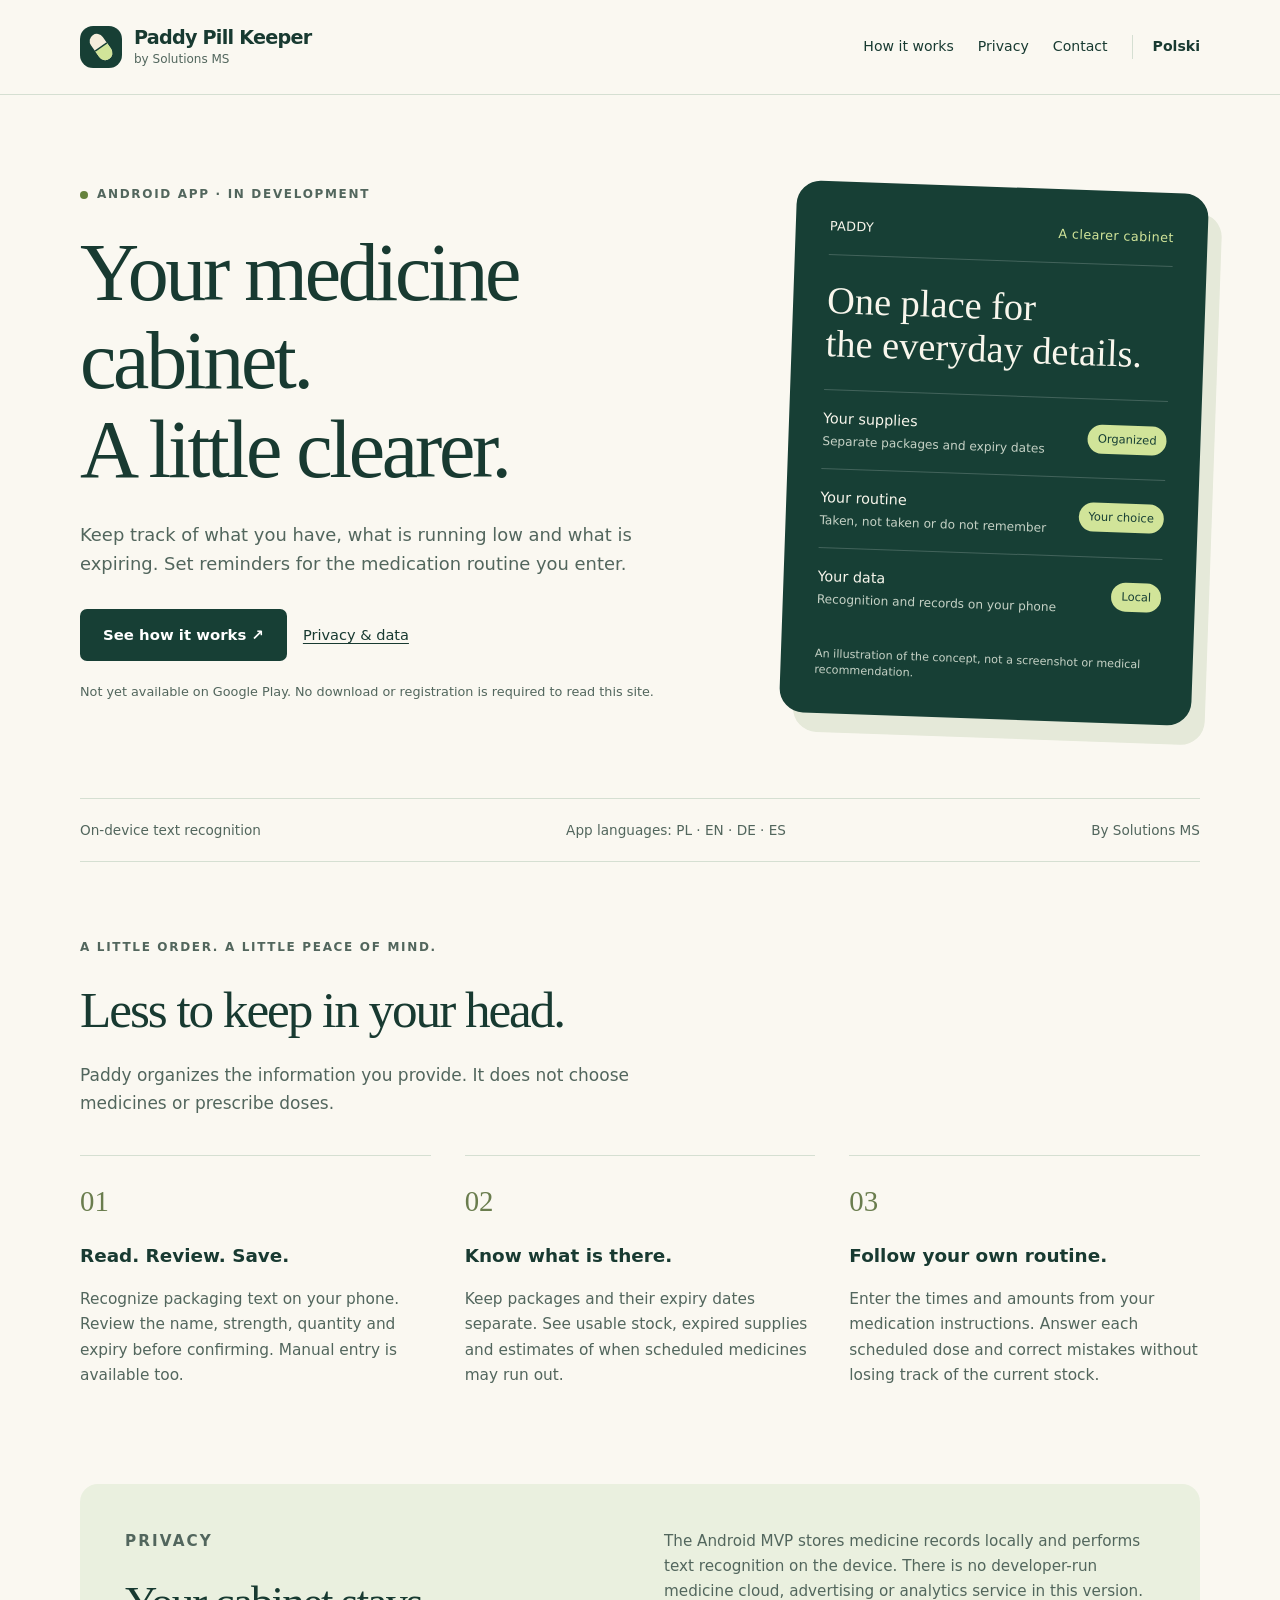
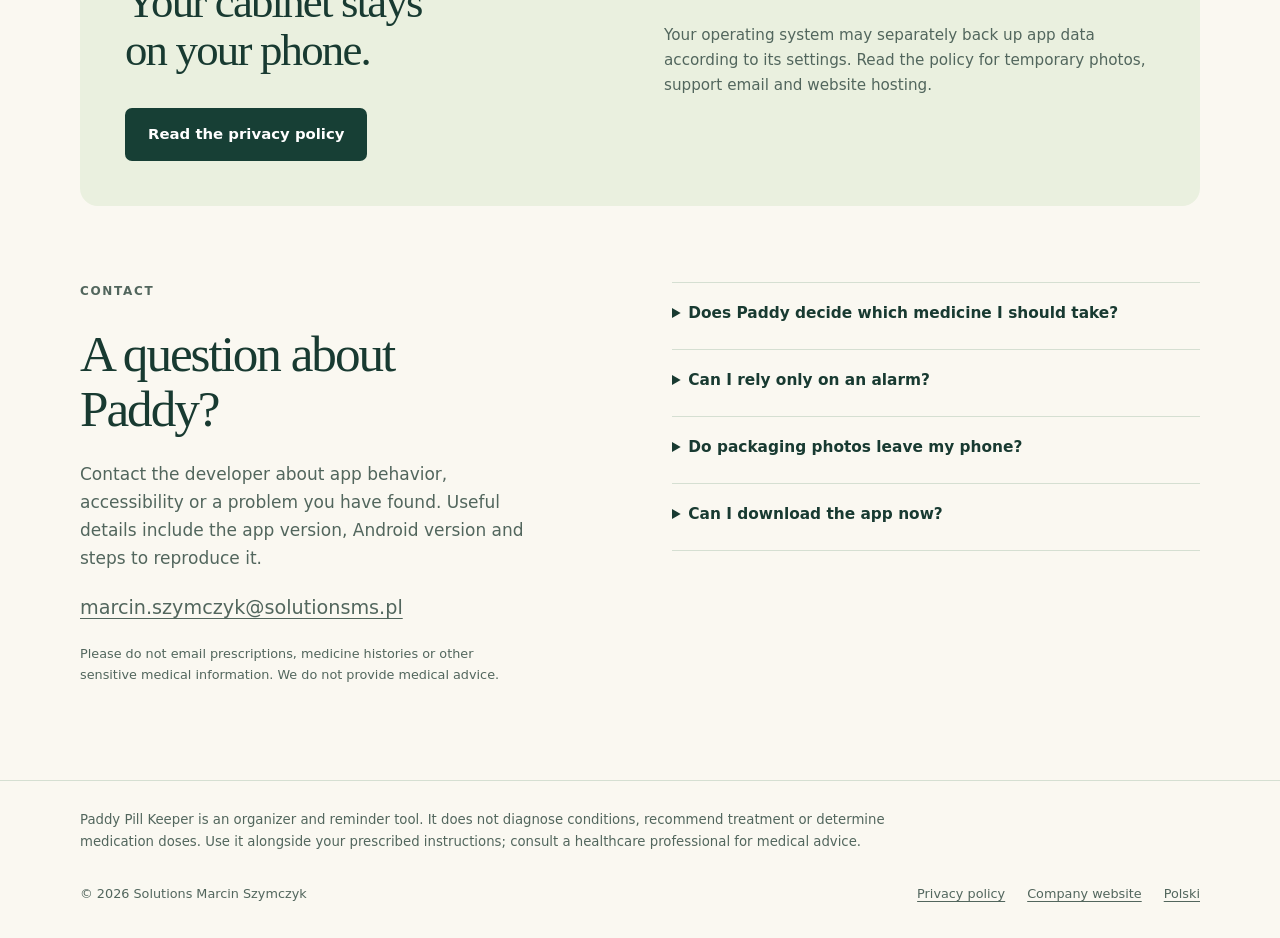
<file: index.html>
<!doctype html>
<html lang="en"><head><meta charset="utf-8"><meta name="viewport" content="width=device-width,initial-scale=1"><meta name="description" content="Keep track of what you have, what is running low and what is expiring. Set reminders for the medication routine you enter."><meta name="theme-color" content="#173f35"><title>Paddy Pill Keeper</title><link rel="canonical" href="https://szymczykmarcin.github.io/paddy-pill-keeper-site/"><link rel="icon" href="assets/icon.svg" type="image/svg+xml"><link rel="stylesheet" href="assets/style.css"><meta property="og:title" content="Paddy Pill Keeper"><meta property="og:description" content="Keep track of what you have, what is running low and what is expiring. Set reminders for the medication routine you enter."><meta property="og:type" content="website"><meta property="og:url" content="https://szymczykmarcin.github.io/paddy-pill-keeper-site/"></head><body><a class="skip" href="#main">Skip to content</a><header class="header"><div class="wrap"><a class="brand" href="./"><img src="assets/icon.svg" width="42" height="42" alt=""><span>Paddy Pill Keeper<small>by Solutions MS</small></span></a><nav class="nav" aria-label="Main navigation"><a href="./#how">How it works</a><a href="privacy/">Privacy</a><a href="./#support">Contact</a><a class="language" href="pl/" lang="pl">Polski</a></nav></div></header><main id="main"><div class="wrap"><section class="hero" aria-labelledby="hero-title"><div><p class="eyebrow"><span class="dot"></span>Android app · In development</p><h1 id="hero-title">Your medicine cabinet.<br>A little clearer.</h1><p class="intro">Keep track of what you have, what is running low and what is expiring. Set reminders for the medication routine you enter.</p><div class="actions"><a class="button" href="#how">See how it works <span aria-hidden="true">&nbsp;↗</span></a><a class="plain-link" href="privacy/">Privacy & data</a></div><p class="fine">Not yet available on Google Play. No download or registration is required to read this site.</p></div><aside class="preview" aria-label="A clearer cabinet"><div class="preview-title"><span>PADDY</span><span>A clearer cabinet</span></div><p class="big">One place for<br>the everyday details.</p><div class="preview-row"><span>Your supplies<small>Separate packages and expiry dates</small></span><span class="badge">Organized</span></div><div class="preview-row"><span>Your routine<small>Taken, not taken or do not remember</small></span><span class="badge">Your choice</span></div><div class="preview-row"><span>Your data<small>Recognition and records on your phone</small></span><span class="badge">Local</span></div><p class="caption">An illustration of the concept, not a screenshot or medical recommendation.</p></aside></section><div class="strip"><span>On-device text recognition</span><span>App languages: PL · EN · DE · ES</span><span>By Solutions MS</span></div><section class="section" id="how" aria-labelledby="features-title"><p class="eyebrow">A little order. A little peace of mind.</p><h2 id="features-title">Less to keep in your head.</h2><p class="section-intro">Paddy organizes the information you provide. It does not choose medicines or prescribe doses.</p><div class="features"><article class="feature"><div class="number">01</div><h3>Read. Review. Save.</h3><p>Recognize packaging text on your phone. Review the name, strength, quantity and expiry before confirming. Manual entry is available too.</p></article><article class="feature"><div class="number">02</div><h3>Know what is there.</h3><p>Keep packages and their expiry dates separate. See usable stock, expired supplies and estimates of when scheduled medicines may run out.</p></article><article class="feature"><div class="number">03</div><h3>Follow your own routine.</h3><p>Enter the times and amounts from your medication instructions. Answer each scheduled dose and correct mistakes without losing track of the current stock.</p></article></div></section><section class="privacy-panel" aria-labelledby="privacy-title"><div><p class="eyebrow">Privacy</p><h2 id="privacy-title">Your cabinet stays<br>on your phone.</h2><a class="button" href="privacy/">Read the privacy policy</a></div><div><p>The Android MVP stores medicine records locally and performs text recognition on the device. There is no developer-run medicine cloud, advertising or analytics service in this version.</p><p>Your operating system may separately back up app data according to its settings. Read the policy for temporary photos, support email and website hosting.</p></div></section><section class="section support" id="support" aria-labelledby="support-title"><div class="support-copy"><p class="eyebrow">Contact</p><h2 id="support-title">A question about Paddy?</h2><p>Contact the developer about app behavior, accessibility or a problem you have found. Useful details include the app version, Android version and steps to reproduce it.</p><p><a class="email" href="mailto:marcin.szymczyk@solutionsms.pl">marcin.szymczyk@solutionsms.pl</a></p><p class="fine">Please do not email prescriptions, medicine histories or other sensitive medical information. We do not provide medical advice.</p></div><div class="faq"><details><summary>Does Paddy decide which medicine I should take?</summary><p>No. You enter the medicine, dose and routine. Follow your prescription and medicine instructions, and consult a healthcare professional for medical decisions.</p></details><details><summary>Can I rely only on an alarm?</summary><p>Notifications depend on your phone, operating-system settings and permissions. A displayed or dismissed notification is not proof that a medicine was taken. Check the saved occurrence before acting on a repeated or delayed reminder.</p></details><details><summary>Do packaging photos leave my phone?</summary><p>The app does not upload photos to an OCR server. It uses temporary local copies for recognition and removes them when no longer needed. Original gallery photos remain yours.</p></details><details><summary>Can I download the app now?</summary><p>Paddy is in development. This page provides product information, privacy details and a contact route. A verified Google Play link will be added when a release is available.</p></details></div></section></div></main><footer class="footer"><div class="wrap"><p class="notice">Paddy Pill Keeper is an organizer and reminder tool. It does not diagnose conditions, recommend treatment or determine medication doses. Use it alongside your prescribed instructions; consult a healthcare professional for medical advice.</p><div class="footer-row"><span>© 2026 Solutions Marcin Szymczyk</span><div class="footer-links"><a href="privacy/">Privacy policy</a><a href="https://solutionsms.pl/">Company website</a><a href="pl/">Polski</a></div></div></div></footer></body></html>
</file>
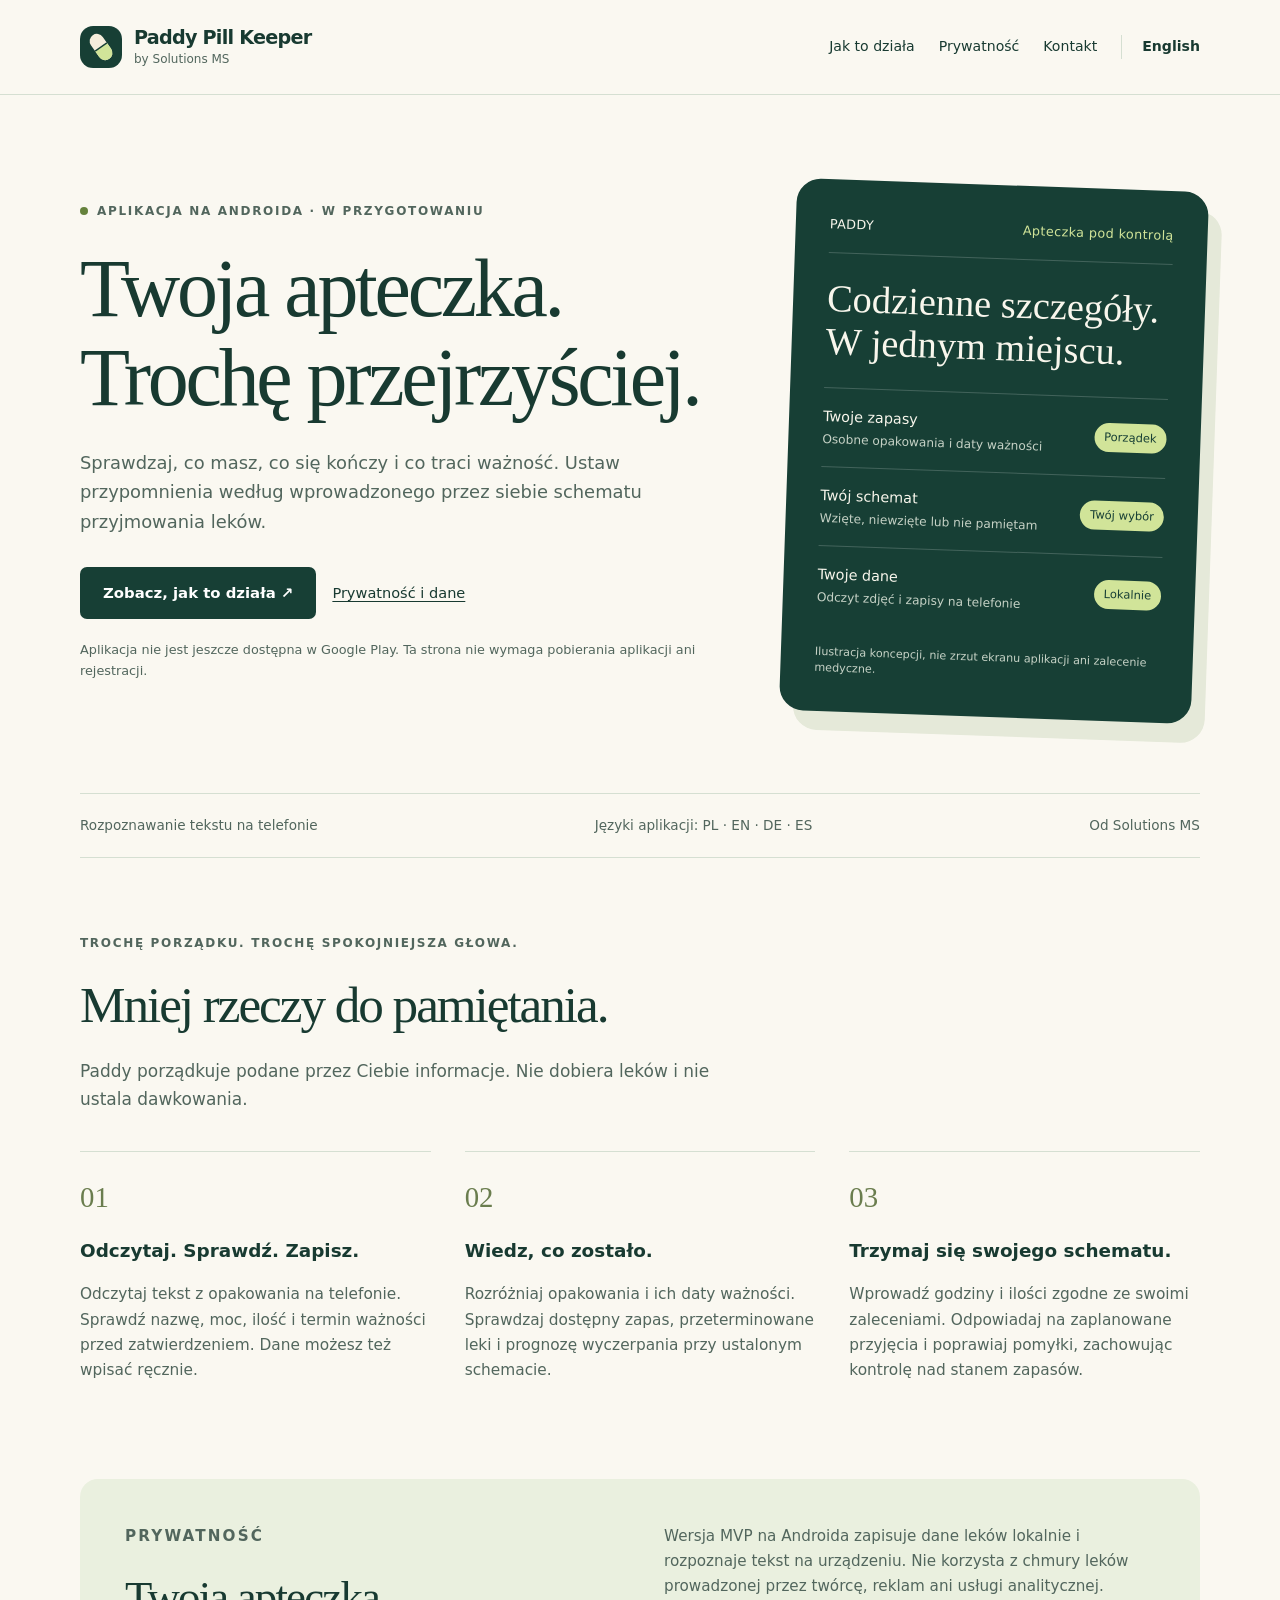
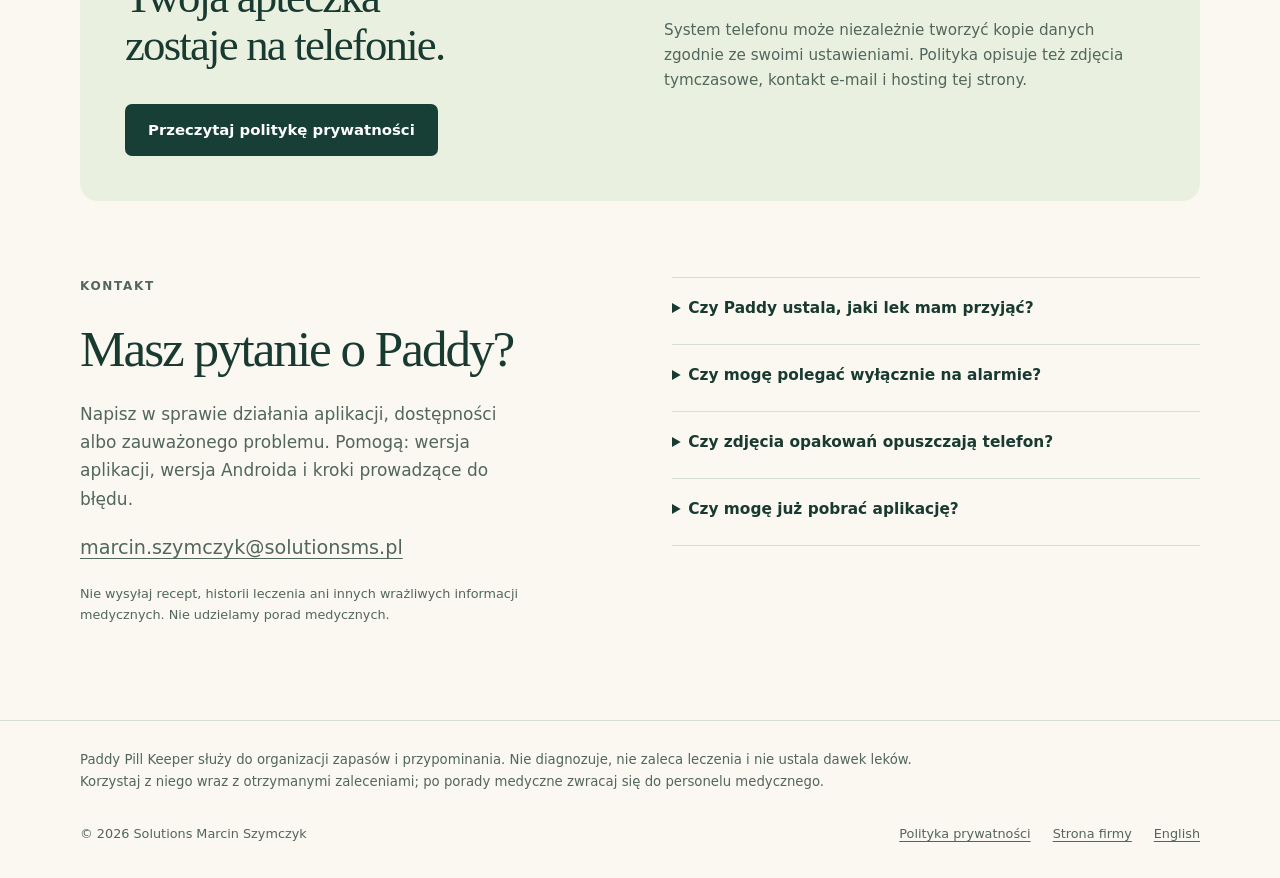
<file: pl/index.html>
<!doctype html>
<html lang="pl"><head><meta charset="utf-8"><meta name="viewport" content="width=device-width,initial-scale=1"><meta name="description" content="Sprawdzaj, co masz, co się kończy i co traci ważność. Ustaw przypomnienia według wprowadzonego przez siebie schematu przyjmowania leków."><meta name="theme-color" content="#173f35"><title>Paddy Pill Keeper</title><link rel="canonical" href="https://szymczykmarcin.github.io/paddy-pill-keeper-site/pl/"><link rel="icon" href="../assets/icon.svg" type="image/svg+xml"><link rel="stylesheet" href="../assets/style.css"><meta property="og:title" content="Paddy Pill Keeper"><meta property="og:description" content="Sprawdzaj, co masz, co się kończy i co traci ważność. Ustaw przypomnienia według wprowadzonego przez siebie schematu przyjmowania leków."><meta property="og:type" content="website"><meta property="og:url" content="https://szymczykmarcin.github.io/paddy-pill-keeper-site/pl/"></head><body><a class="skip" href="#main">Przejdź do treści</a><header class="header"><div class="wrap"><a class="brand" href="./"><img src="../assets/icon.svg" width="42" height="42" alt=""><span>Paddy Pill Keeper<small>by Solutions MS</small></span></a><nav class="nav" aria-label="Nawigacja główna"><a href="./#how">Jak to działa</a><a href="privacy/">Prywatność</a><a href="./#support">Kontakt</a><a class="language" href="../" lang="en">English</a></nav></div></header><main id="main"><div class="wrap"><section class="hero" aria-labelledby="hero-title"><div><p class="eyebrow"><span class="dot"></span>Aplikacja na Androida · W przygotowaniu</p><h1 id="hero-title">Twoja apteczka.<br>Trochę przejrzyściej.</h1><p class="intro">Sprawdzaj, co masz, co się kończy i co traci ważność. Ustaw przypomnienia według wprowadzonego przez siebie schematu przyjmowania leków.</p><div class="actions"><a class="button" href="#how">Zobacz, jak to działa <span aria-hidden="true">&nbsp;↗</span></a><a class="plain-link" href="privacy/">Prywatność i dane</a></div><p class="fine">Aplikacja nie jest jeszcze dostępna w Google Play. Ta strona nie wymaga pobierania aplikacji ani rejestracji.</p></div><aside class="preview" aria-label="Apteczka pod kontrolą"><div class="preview-title"><span>PADDY</span><span>Apteczka pod kontrolą</span></div><p class="big">Codzienne szczegóły.<br>W jednym miejscu.</p><div class="preview-row"><span>Twoje zapasy<small>Osobne opakowania i daty ważności</small></span><span class="badge">Porządek</span></div><div class="preview-row"><span>Twój schemat<small>Wzięte, niewzięte lub nie pamiętam</small></span><span class="badge">Twój wybór</span></div><div class="preview-row"><span>Twoje dane<small>Odczyt zdjęć i zapisy na telefonie</small></span><span class="badge">Lokalnie</span></div><p class="caption">Ilustracja koncepcji, nie zrzut ekranu aplikacji ani zalecenie medyczne.</p></aside></section><div class="strip"><span>Rozpoznawanie tekstu na telefonie</span><span>Języki aplikacji: PL · EN · DE · ES</span><span>Od Solutions MS</span></div><section class="section" id="how" aria-labelledby="features-title"><p class="eyebrow">Trochę porządku. Trochę spokojniejsza głowa.</p><h2 id="features-title">Mniej rzeczy do pamiętania.</h2><p class="section-intro">Paddy porządkuje podane przez Ciebie informacje. Nie dobiera leków i nie ustala dawkowania.</p><div class="features"><article class="feature"><div class="number">01</div><h3>Odczytaj. Sprawdź. Zapisz.</h3><p>Odczytaj tekst z opakowania na telefonie. Sprawdź nazwę, moc, ilość i termin ważności przed zatwierdzeniem. Dane możesz też wpisać ręcznie.</p></article><article class="feature"><div class="number">02</div><h3>Wiedz, co zostało.</h3><p>Rozróżniaj opakowania i ich daty ważności. Sprawdzaj dostępny zapas, przeterminowane leki i prognozę wyczerpania przy ustalonym schemacie.</p></article><article class="feature"><div class="number">03</div><h3>Trzymaj się swojego schematu.</h3><p>Wprowadź godziny i ilości zgodne ze swoimi zaleceniami. Odpowiadaj na zaplanowane przyjęcia i poprawiaj pomyłki, zachowując kontrolę nad stanem zapasów.</p></article></div></section><section class="privacy-panel" aria-labelledby="privacy-title"><div><p class="eyebrow">Prywatność</p><h2 id="privacy-title">Twoja apteczka<br>zostaje na telefonie.</h2><a class="button" href="privacy/">Przeczytaj politykę prywatności</a></div><div><p>Wersja MVP na Androida zapisuje dane leków lokalnie i rozpoznaje tekst na urządzeniu. Nie korzysta z chmury leków prowadzonej przez twórcę, reklam ani usługi analitycznej.</p><p>System telefonu może niezależnie tworzyć kopie danych zgodnie ze swoimi ustawieniami. Polityka opisuje też zdjęcia tymczasowe, kontakt e-mail i hosting tej strony.</p></div></section><section class="section support" id="support" aria-labelledby="support-title"><div class="support-copy"><p class="eyebrow">Kontakt</p><h2 id="support-title">Masz pytanie o Paddy?</h2><p>Napisz w sprawie działania aplikacji, dostępności albo zauważonego problemu. Pomogą: wersja aplikacji, wersja Androida i kroki prowadzące do błędu.</p><p><a class="email" href="mailto:marcin.szymczyk@solutionsms.pl">marcin.szymczyk@solutionsms.pl</a></p><p class="fine">Nie wysyłaj recept, historii leczenia ani innych wrażliwych informacji medycznych. Nie udzielamy porad medycznych.</p></div><div class="faq"><details><summary>Czy Paddy ustala, jaki lek mam przyjąć?</summary><p>Nie. Samodzielnie wprowadzasz lek, ilość i schemat. Kieruj się receptą i instrukcjami dotyczącymi leku, a decyzje medyczne konsultuj z lekarzem lub farmaceutą.</p></details><details><summary>Czy mogę polegać wyłącznie na alarmie?</summary><p>Powiadomienia zależą od telefonu, ustawień systemu i uprawnień. Wyświetlenie lub zamknięcie powiadomienia nie dowodzi przyjęcia leku. Przed reakcją na powtórzone albo opóźnione przypomnienie sprawdź zapisane wystąpienie.</p></details><details><summary>Czy zdjęcia opakowań opuszczają telefon?</summary><p>Aplikacja nie wysyła zdjęć do serwera OCR. Używa lokalnych kopii tymczasowych do odczytu i usuwa je, gdy przestają być potrzebne. Oryginały w galerii pozostają Twoje.</p></details><details><summary>Czy mogę już pobrać aplikację?</summary><p>Paddy jest w przygotowaniu. Ta strona zawiera opis, informacje o prywatności i kontakt. Zweryfikowany link do Google Play pojawi się po udostępnieniu wydania.</p></details></div></section></div></main><footer class="footer"><div class="wrap"><p class="notice">Paddy Pill Keeper służy do organizacji zapasów i przypominania. Nie diagnozuje, nie zaleca leczenia i nie ustala dawek leków. Korzystaj z niego wraz z otrzymanymi zaleceniami; po porady medyczne zwracaj się do personelu medycznego.</p><div class="footer-row"><span>© 2026 Solutions Marcin Szymczyk</span><div class="footer-links"><a href="privacy/">Polityka prywatności</a><a href="https://solutionsms.pl/">Strona firmy</a><a href="../">English</a></div></div></div></footer></body></html>
</file>
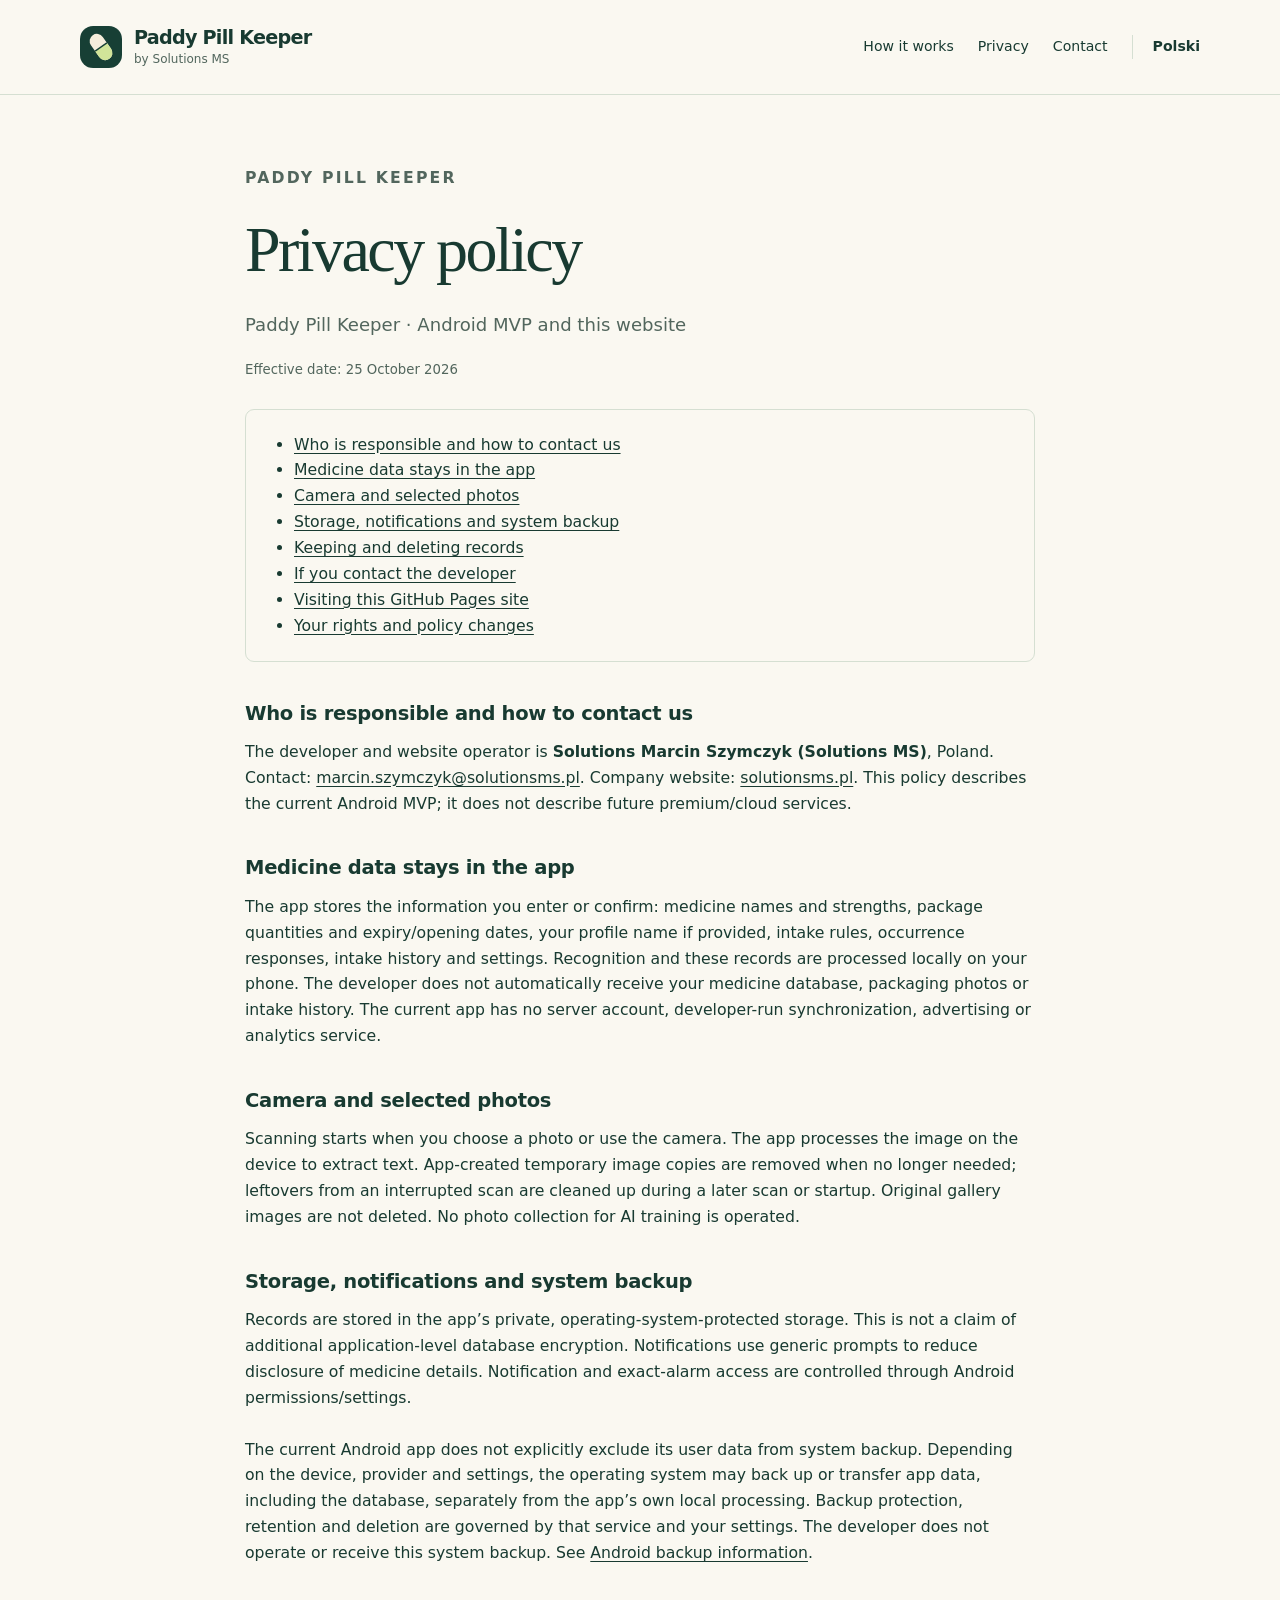
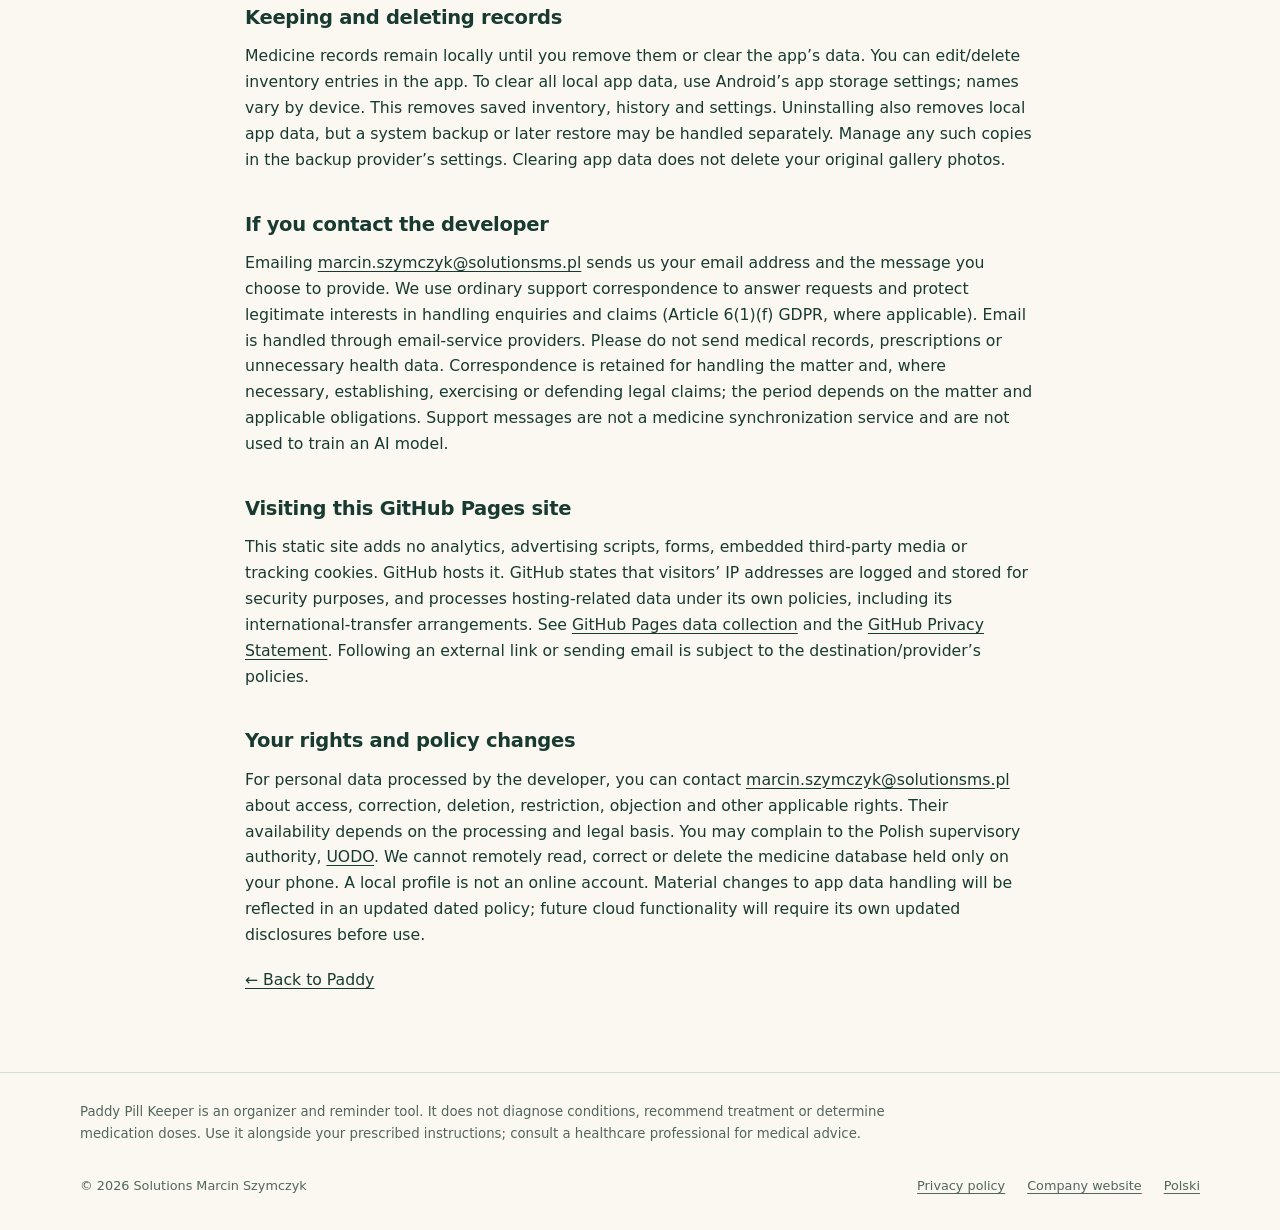
<file: privacy/index.html>
<!doctype html>
<html lang="en"><head><meta charset="utf-8"><meta name="viewport" content="width=device-width,initial-scale=1"><meta name="description" content="Paddy Pill Keeper · Android MVP and this website"><meta name="theme-color" content="#173f35"><title>Privacy policy · Paddy Pill Keeper</title><link rel="canonical" href="https://szymczykmarcin.github.io/paddy-pill-keeper-site/privacy/"><link rel="icon" href="../assets/icon.svg" type="image/svg+xml"><link rel="stylesheet" href="../assets/style.css"><meta property="og:title" content="Privacy policy · Paddy Pill Keeper"><meta property="og:description" content="Paddy Pill Keeper · Android MVP and this website"><meta property="og:type" content="website"><meta property="og:url" content="https://szymczykmarcin.github.io/paddy-pill-keeper-site/privacy/"></head><body><a class="skip" href="#main">Skip to content</a><header class="header"><div class="wrap"><a class="brand" href="../"><img src="../assets/icon.svg" width="42" height="42" alt=""><span>Paddy Pill Keeper<small>by Solutions MS</small></span></a><nav class="nav" aria-label="Main navigation"><a href="../#how">How it works</a><a href="./">Privacy</a><a href="../#support">Contact</a><a class="language" href="../pl/privacy/" lang="pl">Polski</a></nav></div></header><main id="main" class="wrap document"><p class="eyebrow">Paddy Pill Keeper</p><h1>Privacy policy</h1><p class="lead">Paddy Pill Keeper · Android MVP and this website</p><p class="version">Effective date: 25 October 2026</p><nav class="contents" aria-label="On this page"><ul><li><a href="#contact">Who is responsible and how to contact us</a></li><li><a href="#local-data">Medicine data stays in the app</a></li><li><a href="#photos">Camera and selected photos</a></li><li><a href="#device">Storage, notifications and system backup</a></li><li><a href="#retention">Keeping and deleting records</a></li><li><a href="#support">If you contact the developer</a></li><li><a href="#website">Visiting this GitHub Pages site</a></li><li><a href="#rights">Your rights and policy changes</a></li></ul></nav><section aria-labelledby="contact"><h2 id="contact">Who is responsible and how to contact us</h2><p>The developer and website operator is <strong>Solutions Marcin Szymczyk (Solutions MS)</strong>, Poland. Contact: <a href="mailto:marcin.szymczyk@solutionsms.pl">marcin.szymczyk@solutionsms.pl</a>. Company website: <a href="https://solutionsms.pl/">solutionsms.pl</a>. This policy describes the current Android MVP; it does not describe future premium/cloud services.</p></section><section aria-labelledby="local-data"><h2 id="local-data">Medicine data stays in the app</h2><p>The app stores the information you enter or confirm: medicine names and strengths, package quantities and expiry/opening dates, your profile name if provided, intake rules, occurrence responses, intake history and settings. Recognition and these records are processed locally on your phone. The developer does not automatically receive your medicine database, packaging photos or intake history. The current app has no server account, developer-run synchronization, advertising or analytics service.</p></section><section aria-labelledby="photos"><h2 id="photos">Camera and selected photos</h2><p>Scanning starts when you choose a photo or use the camera. The app processes the image on the device to extract text. App-created temporary image copies are removed when no longer needed; leftovers from an interrupted scan are cleaned up during a later scan or startup. Original gallery images are not deleted. No photo collection for AI training is operated.</p></section><section aria-labelledby="device"><h2 id="device">Storage, notifications and system backup</h2><p>Records are stored in the app’s private, operating-system-protected storage. This is not a claim of additional application-level database encryption. Notifications use generic prompts to reduce disclosure of medicine details. Notification and exact-alarm access are controlled through Android permissions/settings.<br><br>The current Android app does not explicitly exclude its user data from system backup. Depending on the device, provider and settings, the operating system may back up or transfer app data, including the database, separately from the app’s own local processing. Backup protection, retention and deletion are governed by that service and your settings. The developer does not operate or receive this system backup. See <a href="https://developer.android.com/identity/data/autobackup">Android backup information</a>.</p></section><section aria-labelledby="retention"><h2 id="retention">Keeping and deleting records</h2><p>Medicine records remain locally until you remove them or clear the app’s data. You can edit/delete inventory entries in the app. To clear all local app data, use Android’s app storage settings; names vary by device. This removes saved inventory, history and settings. Uninstalling also removes local app data, but a system backup or later restore may be handled separately. Manage any such copies in the backup provider’s settings. Clearing app data does not delete your original gallery photos.</p></section><section aria-labelledby="support"><h2 id="support">If you contact the developer</h2><p>Emailing <a href="mailto:marcin.szymczyk@solutionsms.pl">marcin.szymczyk@solutionsms.pl</a> sends us your email address and the message you choose to provide. We use ordinary support correspondence to answer requests and protect legitimate interests in handling enquiries and claims (Article 6(1)(f) GDPR, where applicable). Email is handled through email-service providers. Please do not send medical records, prescriptions or unnecessary health data. Correspondence is retained for handling the matter and, where necessary, establishing, exercising or defending legal claims; the period depends on the matter and applicable obligations. Support messages are not a medicine synchronization service and are not used to train an AI model.</p></section><section aria-labelledby="website"><h2 id="website">Visiting this GitHub Pages site</h2><p>This static site adds no analytics, advertising scripts, forms, embedded third-party media or tracking cookies. GitHub hosts it. GitHub states that visitors’ IP addresses are logged and stored for security purposes, and processes hosting-related data under its own policies, including its international-transfer arrangements. See <a href="https://docs.github.com/en/pages/getting-started-with-github-pages/what-is-github-pages#data-collection">GitHub Pages data collection</a> and the <a href="https://docs.github.com/en/site-policy/privacy-policies/github-general-privacy-statement">GitHub Privacy Statement</a>. Following an external link or sending email is subject to the destination/provider’s policies.</p></section><section aria-labelledby="rights"><h2 id="rights">Your rights and policy changes</h2><p>For personal data processed by the developer, you can contact <a href="mailto:marcin.szymczyk@solutionsms.pl">marcin.szymczyk@solutionsms.pl</a> about access, correction, deletion, restriction, objection and other applicable rights. Their availability depends on the processing and legal basis. You may complain to the Polish supervisory authority, <a href="https://uodo.gov.pl/">UODO</a>. We cannot remotely read, correct or delete the medicine database held only on your phone. A local profile is not an online account. Material changes to app data handling will be reflected in an updated dated policy; future cloud functionality will require its own updated disclosures before use.</p></section><p><a href="../">← Back to Paddy</a></p></main><footer class="footer"><div class="wrap"><p class="notice">Paddy Pill Keeper is an organizer and reminder tool. It does not diagnose conditions, recommend treatment or determine medication doses. Use it alongside your prescribed instructions; consult a healthcare professional for medical advice.</p><div class="footer-row"><span>© 2026 Solutions Marcin Szymczyk</span><div class="footer-links"><a href="./">Privacy policy</a><a href="https://solutionsms.pl/">Company website</a><a href="../pl/privacy/">Polski</a></div></div></div></footer></body></html>
</file>
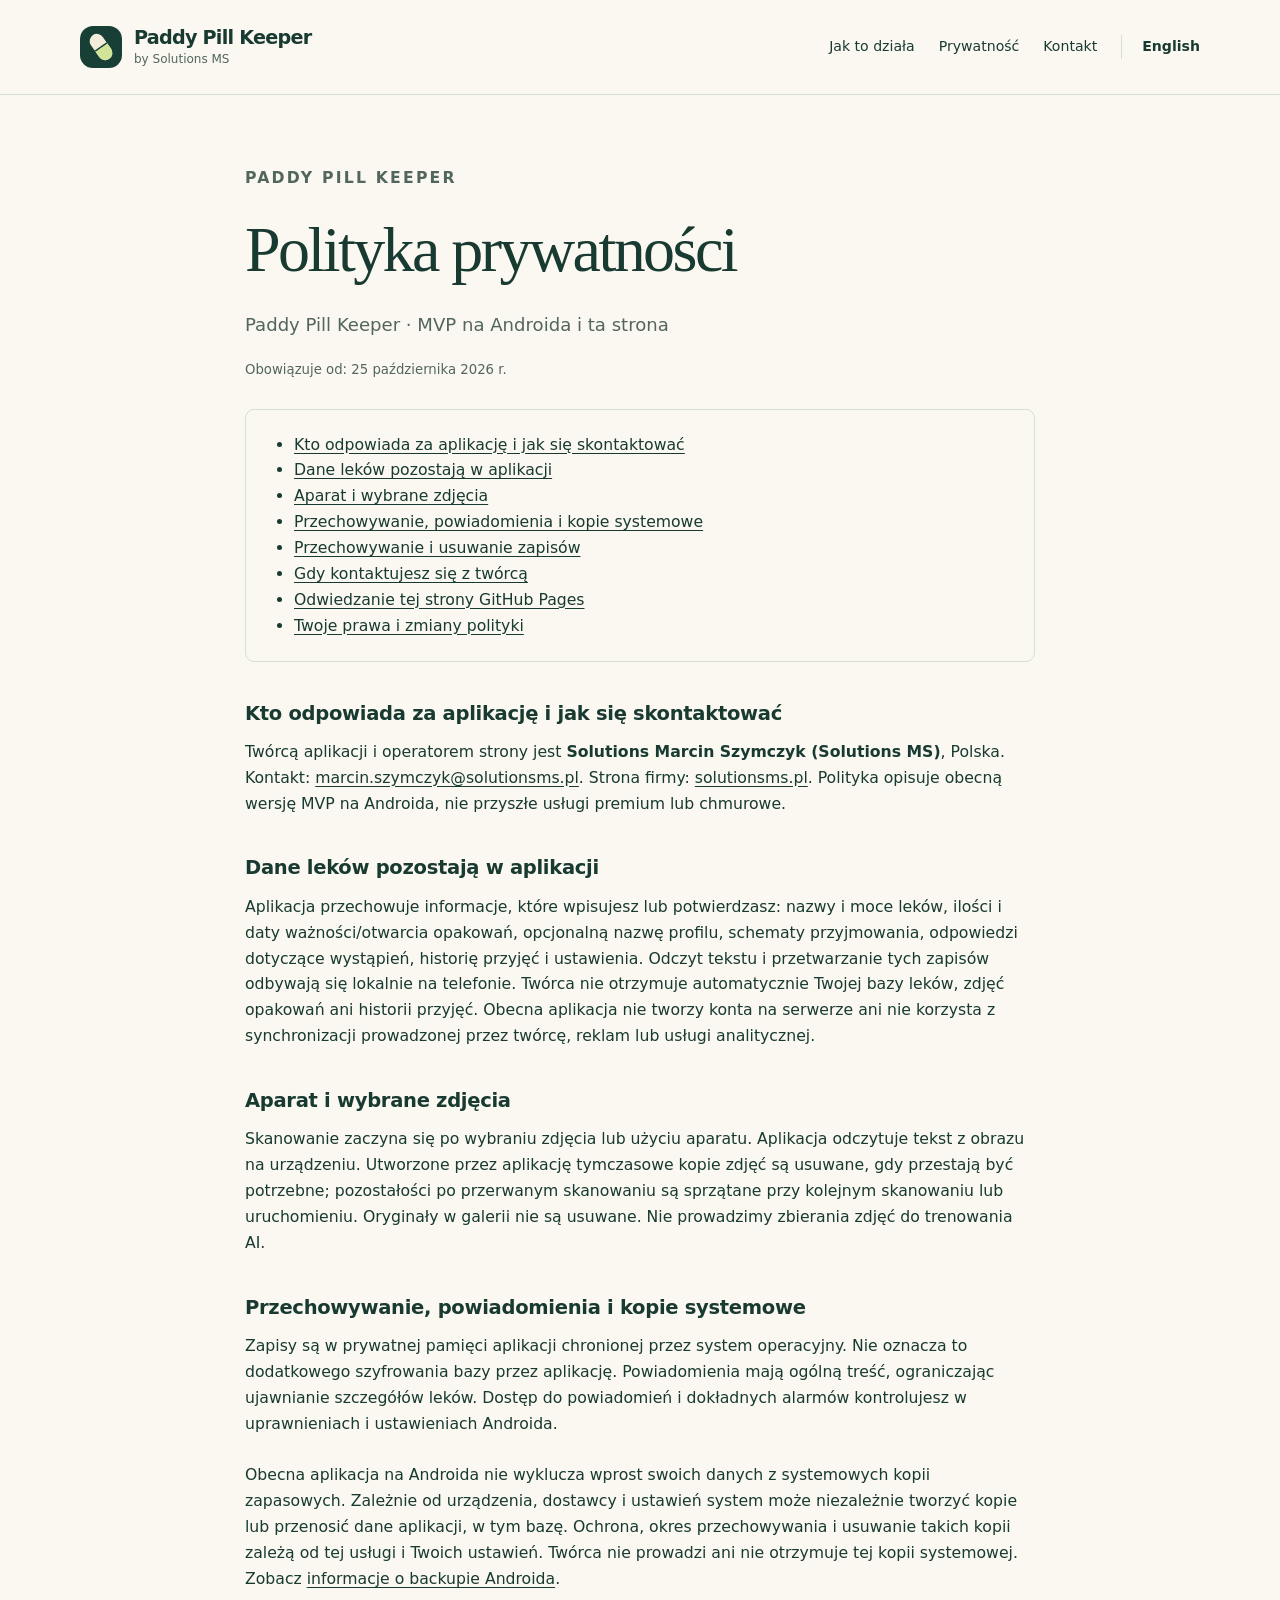
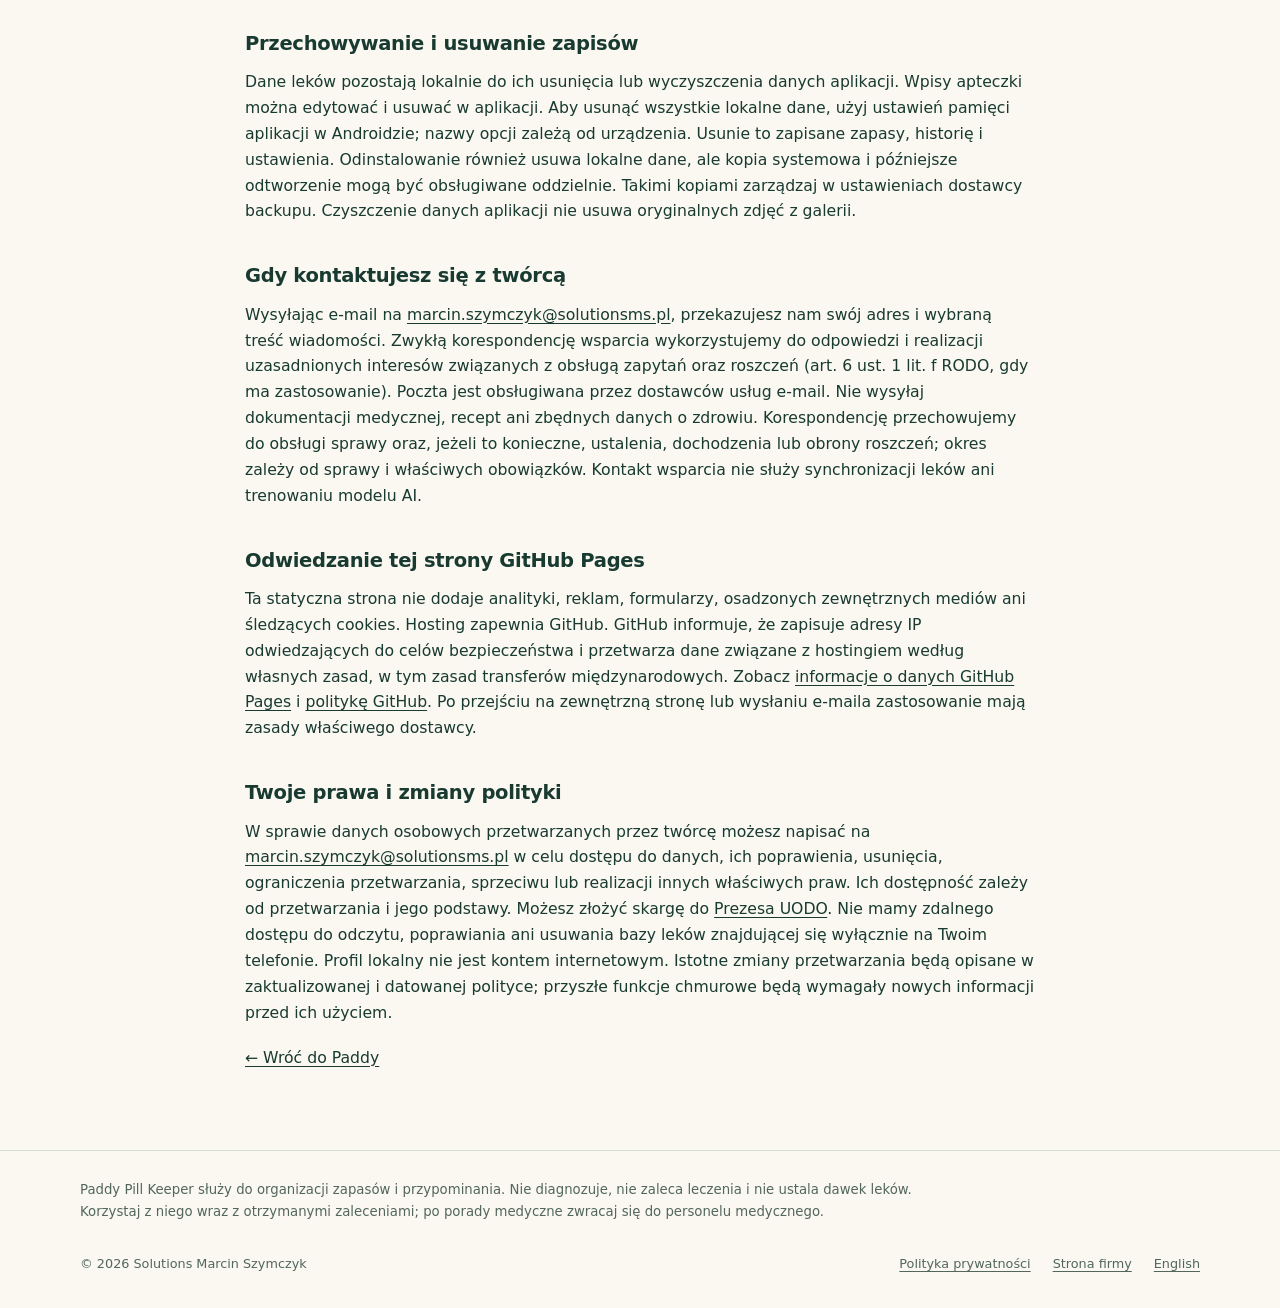
<file: pl/privacy/index.html>
<!doctype html>
<html lang="pl"><head><meta charset="utf-8"><meta name="viewport" content="width=device-width,initial-scale=1"><meta name="description" content="Paddy Pill Keeper · MVP na Androida i ta strona"><meta name="theme-color" content="#173f35"><title>Polityka prywatności · Paddy Pill Keeper</title><link rel="canonical" href="https://szymczykmarcin.github.io/paddy-pill-keeper-site/pl/privacy/"><link rel="icon" href="../../assets/icon.svg" type="image/svg+xml"><link rel="stylesheet" href="../../assets/style.css"><meta property="og:title" content="Polityka prywatności · Paddy Pill Keeper"><meta property="og:description" content="Paddy Pill Keeper · MVP na Androida i ta strona"><meta property="og:type" content="website"><meta property="og:url" content="https://szymczykmarcin.github.io/paddy-pill-keeper-site/pl/privacy/"></head><body><a class="skip" href="#main">Przejdź do treści</a><header class="header"><div class="wrap"><a class="brand" href="../"><img src="../../assets/icon.svg" width="42" height="42" alt=""><span>Paddy Pill Keeper<small>by Solutions MS</small></span></a><nav class="nav" aria-label="Nawigacja główna"><a href="../#how">Jak to działa</a><a href="./">Prywatność</a><a href="../#support">Kontakt</a><a class="language" href="../../privacy/" lang="en">English</a></nav></div></header><main id="main" class="wrap document"><p class="eyebrow">Paddy Pill Keeper</p><h1>Polityka prywatności</h1><p class="lead">Paddy Pill Keeper · MVP na Androida i ta strona</p><p class="version">Obowiązuje od: 25 października 2026 r.</p><nav class="contents" aria-label="Na tej stronie"><ul><li><a href="#contact">Kto odpowiada za aplikację i jak się skontaktować</a></li><li><a href="#local-data">Dane leków pozostają w aplikacji</a></li><li><a href="#photos">Aparat i wybrane zdjęcia</a></li><li><a href="#device">Przechowywanie, powiadomienia i kopie systemowe</a></li><li><a href="#retention">Przechowywanie i usuwanie zapisów</a></li><li><a href="#support">Gdy kontaktujesz się z twórcą</a></li><li><a href="#website">Odwiedzanie tej strony GitHub Pages</a></li><li><a href="#rights">Twoje prawa i zmiany polityki</a></li></ul></nav><section aria-labelledby="contact"><h2 id="contact">Kto odpowiada za aplikację i jak się skontaktować</h2><p>Twórcą aplikacji i operatorem strony jest <strong>Solutions Marcin Szymczyk (Solutions MS)</strong>, Polska. Kontakt: <a href="mailto:marcin.szymczyk@solutionsms.pl">marcin.szymczyk@solutionsms.pl</a>. Strona firmy: <a href="https://solutionsms.pl/">solutionsms.pl</a>. Polityka opisuje obecną wersję MVP na Androida, nie przyszłe usługi premium lub chmurowe.</p></section><section aria-labelledby="local-data"><h2 id="local-data">Dane leków pozostają w aplikacji</h2><p>Aplikacja przechowuje informacje, które wpisujesz lub potwierdzasz: nazwy i moce leków, ilości i daty ważności/otwarcia opakowań, opcjonalną nazwę profilu, schematy przyjmowania, odpowiedzi dotyczące wystąpień, historię przyjęć i ustawienia. Odczyt tekstu i przetwarzanie tych zapisów odbywają się lokalnie na telefonie. Twórca nie otrzymuje automatycznie Twojej bazy leków, zdjęć opakowań ani historii przyjęć. Obecna aplikacja nie tworzy konta na serwerze ani nie korzysta z synchronizacji prowadzonej przez twórcę, reklam lub usługi analitycznej.</p></section><section aria-labelledby="photos"><h2 id="photos">Aparat i wybrane zdjęcia</h2><p>Skanowanie zaczyna się po wybraniu zdjęcia lub użyciu aparatu. Aplikacja odczytuje tekst z obrazu na urządzeniu. Utworzone przez aplikację tymczasowe kopie zdjęć są usuwane, gdy przestają być potrzebne; pozostałości po przerwanym skanowaniu są sprzątane przy kolejnym skanowaniu lub uruchomieniu. Oryginały w galerii nie są usuwane. Nie prowadzimy zbierania zdjęć do trenowania AI.</p></section><section aria-labelledby="device"><h2 id="device">Przechowywanie, powiadomienia i kopie systemowe</h2><p>Zapisy są w prywatnej pamięci aplikacji chronionej przez system operacyjny. Nie oznacza to dodatkowego szyfrowania bazy przez aplikację. Powiadomienia mają ogólną treść, ograniczając ujawnianie szczegółów leków. Dostęp do powiadomień i dokładnych alarmów kontrolujesz w uprawnieniach i ustawieniach Androida.<br><br>Obecna aplikacja na Androida nie wyklucza wprost swoich danych z systemowych kopii zapasowych. Zależnie od urządzenia, dostawcy i ustawień system może niezależnie tworzyć kopie lub przenosić dane aplikacji, w tym bazę. Ochrona, okres przechowywania i usuwanie takich kopii zależą od tej usługi i Twoich ustawień. Twórca nie prowadzi ani nie otrzymuje tej kopii systemowej. Zobacz <a href="https://developer.android.com/identity/data/autobackup">informacje o backupie Androida</a>.</p></section><section aria-labelledby="retention"><h2 id="retention">Przechowywanie i usuwanie zapisów</h2><p>Dane leków pozostają lokalnie do ich usunięcia lub wyczyszczenia danych aplikacji. Wpisy apteczki można edytować i usuwać w aplikacji. Aby usunąć wszystkie lokalne dane, użyj ustawień pamięci aplikacji w Androidzie; nazwy opcji zależą od urządzenia. Usunie to zapisane zapasy, historię i ustawienia. Odinstalowanie również usuwa lokalne dane, ale kopia systemowa i późniejsze odtworzenie mogą być obsługiwane oddzielnie. Takimi kopiami zarządzaj w ustawieniach dostawcy backupu. Czyszczenie danych aplikacji nie usuwa oryginalnych zdjęć z galerii.</p></section><section aria-labelledby="support"><h2 id="support">Gdy kontaktujesz się z twórcą</h2><p>Wysyłając e-mail na <a href="mailto:marcin.szymczyk@solutionsms.pl">marcin.szymczyk@solutionsms.pl</a>, przekazujesz nam swój adres i wybraną treść wiadomości. Zwykłą korespondencję wsparcia wykorzystujemy do odpowiedzi i realizacji uzasadnionych interesów związanych z obsługą zapytań oraz roszczeń (art. 6 ust. 1 lit. f RODO, gdy ma zastosowanie). Poczta jest obsługiwana przez dostawców usług e-mail. Nie wysyłaj dokumentacji medycznej, recept ani zbędnych danych o zdrowiu. Korespondencję przechowujemy do obsługi sprawy oraz, jeżeli to konieczne, ustalenia, dochodzenia lub obrony roszczeń; okres zależy od sprawy i właściwych obowiązków. Kontakt wsparcia nie służy synchronizacji leków ani trenowaniu modelu AI.</p></section><section aria-labelledby="website"><h2 id="website">Odwiedzanie tej strony GitHub Pages</h2><p>Ta statyczna strona nie dodaje analityki, reklam, formularzy, osadzonych zewnętrznych mediów ani śledzących cookies. Hosting zapewnia GitHub. GitHub informuje, że zapisuje adresy IP odwiedzających do celów bezpieczeństwa i przetwarza dane związane z hostingiem według własnych zasad, w tym zasad transferów międzynarodowych. Zobacz <a href="https://docs.github.com/en/pages/getting-started-with-github-pages/what-is-github-pages#data-collection">informacje o danych GitHub Pages</a> i <a href="https://docs.github.com/en/site-policy/privacy-policies/github-general-privacy-statement">politykę GitHub</a>. Po przejściu na zewnętrzną stronę lub wysłaniu e-maila zastosowanie mają zasady właściwego dostawcy.</p></section><section aria-labelledby="rights"><h2 id="rights">Twoje prawa i zmiany polityki</h2><p>W sprawie danych osobowych przetwarzanych przez twórcę możesz napisać na <a href="mailto:marcin.szymczyk@solutionsms.pl">marcin.szymczyk@solutionsms.pl</a> w celu dostępu do danych, ich poprawienia, usunięcia, ograniczenia przetwarzania, sprzeciwu lub realizacji innych właściwych praw. Ich dostępność zależy od przetwarzania i jego podstawy. Możesz złożyć skargę do <a href="https://uodo.gov.pl/">Prezesa UODO</a>. Nie mamy zdalnego dostępu do odczytu, poprawiania ani usuwania bazy leków znajdującej się wyłącznie na Twoim telefonie. Profil lokalny nie jest kontem internetowym. Istotne zmiany przetwarzania będą opisane w zaktualizowanej i datowanej polityce; przyszłe funkcje chmurowe będą wymagały nowych informacji przed ich użyciem.</p></section><p><a href="../">← Wróć do Paddy</a></p></main><footer class="footer"><div class="wrap"><p class="notice">Paddy Pill Keeper służy do organizacji zapasów i przypominania. Nie diagnozuje, nie zaleca leczenia i nie ustala dawek leków. Korzystaj z niego wraz z otrzymanymi zaleceniami; po porady medyczne zwracaj się do personelu medycznego.</p><div class="footer-row"><span>© 2026 Solutions Marcin Szymczyk</span><div class="footer-links"><a href="./">Polityka prywatności</a><a href="https://solutionsms.pl/">Strona firmy</a><a href="../../privacy/">English</a></div></div></div></footer></body></html>
</file>
<file: assets/style.css>
:root{color-scheme:light;--ink:#183a31;--muted:#52665d;--paper:#faf8f1;--line:#d5dfd2;--green:#173f35;--lime:#d1e499;--white:#fff;--serif:Georgia,'Times New Roman',serif;font-family:system-ui,-apple-system,BlinkMacSystemFont,'Segoe UI',sans-serif;color:var(--ink);background:var(--paper);font-synthesis:none}
*{box-sizing:border-box}html{scroll-behavior:smooth;scroll-padding-top:2rem}body{margin:0;font-size:17px;line-height:1.65}a{color:inherit;text-underline-offset:.2em}a:hover{color:#46641d}a:focus-visible,summary:focus-visible{outline:3px solid #527425;outline-offset:5px;border-radius:3px}h1,h2,h3,p{margin-top:0}h1,h2{font-family:var(--serif);font-weight:400;line-height:1.08;letter-spacing:-.04em}h1{font-size:clamp(3rem,6.4vw,5.9rem);max-width:760px;margin-bottom:1.6rem}h2{font-size:clamp(2.2rem,4vw,3.5rem);margin-bottom:1.5rem}h3{font-size:1.15rem;line-height:1.4}p{margin-bottom:1.2rem}img,svg{max-width:100%}.wrap{width:min(1120px,calc(100% - 64px));margin:auto}.skip{position:absolute;left:20px;top:-100px;background:var(--lime);padding:12px;z-index:9}.skip:focus{top:10px}.header{padding:26px 0;border-bottom:1px solid var(--line)}.header .wrap{display:flex;align-items:center;justify-content:space-between;gap:24px}.brand{display:flex;align-items:center;gap:12px;text-decoration:none;font-weight:750;letter-spacing:-.04em;line-height:1.1;font-size:1.2rem}.brand img{width:42px;height:42px}.brand small{display:block;font-weight:450;font-size:.75rem;letter-spacing:0;margin-top:5px;color:var(--muted)}.nav{display:flex;align-items:center;gap:24px;font-size:.88rem}.nav a{text-decoration:none}.nav .language{border-left:1px solid var(--line);padding-left:20px;font-weight:700}.eyebrow{display:flex;align-items:center;gap:9px;font-size:.75rem;text-transform:uppercase;letter-spacing:.14em;font-weight:700;color:var(--muted);margin-bottom:24px}.dot{height:8px;width:8px;border-radius:50%;background:#65823c;flex:none}.hero{display:grid;grid-template-columns:1.25fr .8fr;gap:64px;padding:90px 0 76px;align-items:center}.hero .intro{max-width:570px;color:var(--muted);font-size:1.12rem}.actions{display:flex;gap:16px;align-items:center;flex-wrap:wrap;margin:30px 0 20px}.button{display:inline-flex;align-items:center;justify-content:center;background:var(--green);color:var(--white);text-decoration:none;padding:14px 23px;border-radius:7px;font-size:.93rem;font-weight:650;min-height:48px}.button:hover{background:#285448;color:#fff}.plain-link{font-size:.91rem}.fine{font-size:.8rem;color:var(--muted)}.preview{background:var(--green);color:#f8f6ec;border-radius:24px;padding:34px;transform:rotate(2deg);box-shadow:14px 19px 0 #e5e9d9}.preview-title{display:flex;justify-content:space-between;align-items:center;font-size:.8rem;letter-spacing:.03em;border-bottom:1px solid #ffffff30;padding-bottom:18px}.preview-title span:last-child{color:var(--lime)}.preview .big{font-family:var(--serif);font-size:2.4rem;line-height:1.12;margin:24px 0}.preview-row{display:flex;justify-content:space-between;gap:16px;align-items:center;padding:17px 0;border-top:1px solid #ffffff30;font-size:.9rem}.preview-row small{display:block;color:#c6d2c6;font-size:.76rem}.badge{font-size:.72rem;color:#173f35;background:var(--lime);border-radius:30px;padding:5px 10px;white-space:nowrap}.preview .caption{font-size:.7rem;line-height:1.5;color:#c6d2c6;margin:20px 0 0}.strip{border-top:1px solid var(--line);border-bottom:1px solid var(--line);padding:20px 0;display:flex;justify-content:space-between;gap:20px;font-size:.85rem;color:var(--muted)}.section{padding:76px 0}.section-intro{max-width:630px;color:var(--muted)}.features{display:grid;grid-template-columns:repeat(3,1fr);gap:34px;margin-top:38px}.feature{border-top:1px solid var(--line);padding-top:22px}.number{font-family:var(--serif);font-size:1.8rem;color:#6a7d4e;margin-bottom:17px}.feature p{font-size:.96rem;color:var(--muted)}.privacy-panel{background:#eaf0df;padding:45px;border-radius:18px;display:grid;grid-template-columns:1fr 1fr;gap:48px}.privacy-panel h2{font-size:2.8rem}.privacy-panel p{color:var(--muted);font-size:.95rem}.privacy-panel .button{margin-top:10px}.support{display:grid;grid-template-columns:1fr 1fr;gap:64px}.support-copy{max-width:450px}.support p{color:var(--muted)}.email{font-size:clamp(.95rem,2vw,1.2rem);overflow-wrap:anywhere}.faq{border-top:1px solid var(--line)}details{border-bottom:1px solid var(--line);padding:18px 0}summary{cursor:pointer;font-weight:650;font-size:.96rem;min-height:30px}details p{font-size:.9rem;margin:14px 0 3px;color:var(--muted)}.notice{font-size:.83rem;color:var(--muted);max-width:850px;margin-bottom:30px}.footer{border-top:1px solid var(--line);padding:28px 0 34px;font-size:.8rem;color:var(--muted)}.footer-row{display:flex;justify-content:space-between;gap:24px;flex-wrap:wrap}.footer-links{display:flex;gap:22px}.document{max-width:790px;padding:70px 0 60px}.document h1{font-size:clamp(2.7rem,5vw,4.3rem)}.document h2{font-family:inherit;font-size:1.22rem;font-weight:700;letter-spacing:-.015em;line-height:1.4;margin:38px 0 12px}.document p,.document li{font-size:.98rem}.document .lead{font-size:1.13rem;color:var(--muted)}.document ul{padding-left:22px}.document a{overflow-wrap:anywhere}.document .contents{padding:22px 26px;border:1px solid var(--line);border-radius:9px;margin:28px 0}.document .contents ul{margin:0}.document .version{font-size:.83rem;color:var(--muted)}
@media(max-width:800px){.hero{gap:35px;padding-top:60px;grid-template-columns:1fr}.hero h1{max-width:650px}.preview{max-width:450px;margin:15px auto 10px;width:95%}.features{gap:22px}.privacy-panel{gap:24px;padding:30px}.support{gap:30px}.nav{gap:16px}}
@media(max-width:560px){.wrap{width:calc(100% - 40px)}.header{padding:20px 0}.header .wrap{align-items:flex-start;gap:12px}.brand{font-size:1rem;max-width:185px}.brand img{width:36px;height:36px}.brand small{font-size:.68rem}.nav{gap:12px;font-size:.78rem;flex-wrap:wrap;justify-content:flex-end;max-width:135px}.nav .language{border:0;padding:0}.hero{padding:48px 0}.hero .intro{font-size:1.03rem}.preview{padding:26px}.strip{flex-wrap:wrap;gap:9px 18px;font-size:.78rem}.section{padding:52px 0}.features,.privacy-panel,.support{grid-template-columns:1fr}.features{gap:12px}.feature{padding-top:16px}.number{margin-bottom:10px}.privacy-panel{padding:26px;gap:16px}.privacy-panel h2{font-size:2.3rem}.document{padding-top:45px}.footer-row{gap:14px}}
@media(prefers-reduced-motion:reduce){html{scroll-behavior:auto}.preview{transform:none}}
</file>
